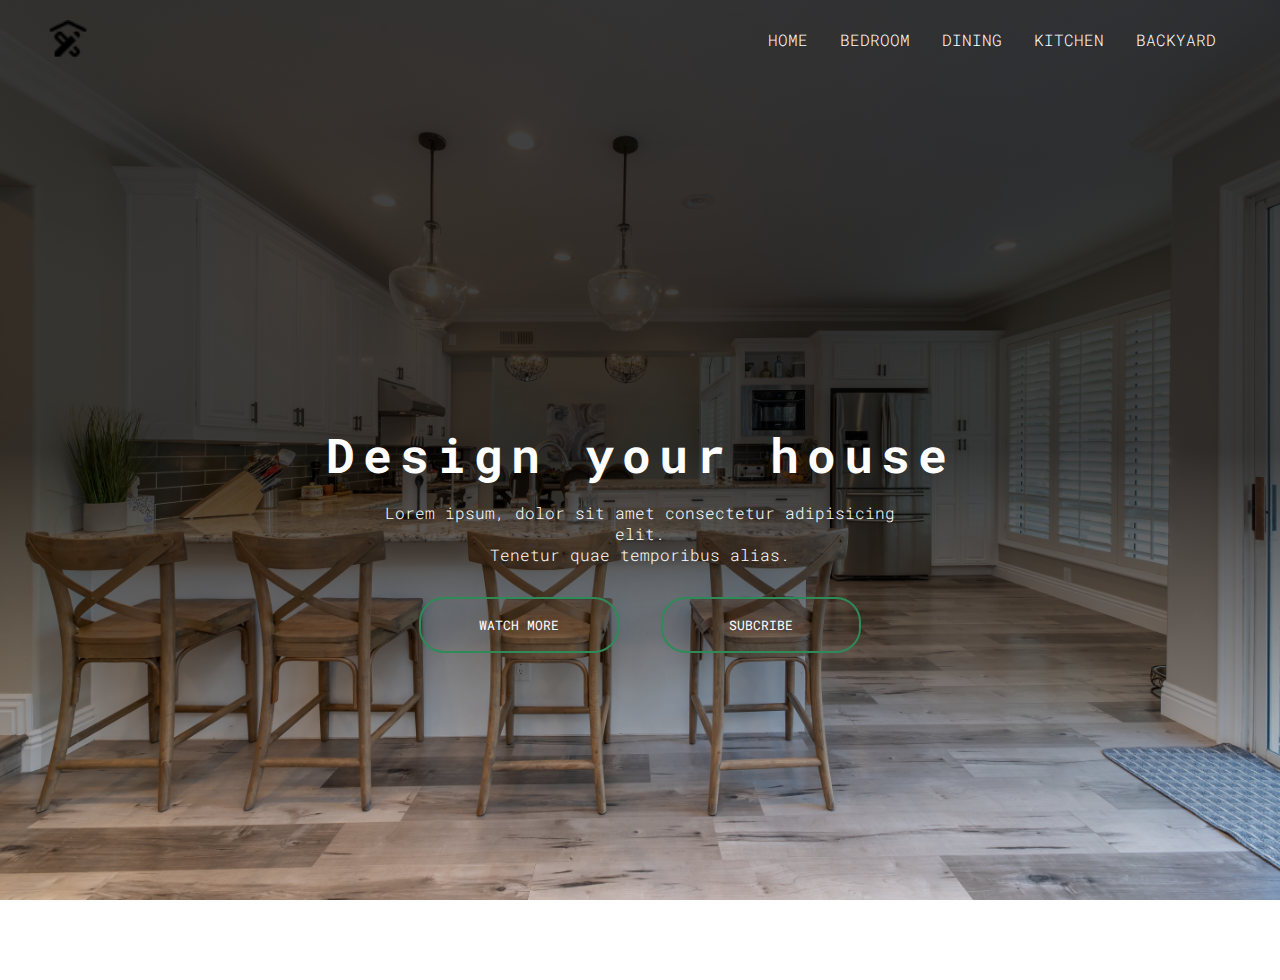
<file: house-design/index.html>
<!DOCTYPE html>
<html lang="en">
  <head>
    <meta charset="UTF-8" />
    <meta name="viewport" content="width=device-width, initial-scale=1.0" />
    <title>Design your house</title>
    <link rel="preconnect" href="https://fonts.googleapis.com" />
    <link rel="preconnect" href="https://fonts.gstatic.com" crossorigin />
    <link
      href="https://fonts.googleapis.com/css2?family=Montserrat:wght@400;500&family=Roboto+Mono:wght@100;500;700&family=Roboto:wght@300&display=swap"
      rel="stylesheet"
    />
    <link rel="stylesheet" href="./resources/css/index.css" />
  </head>
  <body>
    <div class="background">
      <div class="header">
        <div class="logo">
          <img
            src="./resources/images/icons8-interior-design-24.png"
            alt="logo"
          />
        </div>
        <div class="navbar">
          <ul class="navbar__items">
            <li class="navbar__item">Home</li>
            <li class="navbar__item">Bedroom</li>
            <li class="navbar__item">Dining</li>
            <li class="navbar__item">Kitchen</li>
            <li class="navbar__item">Backyard</li>
          </ul>
        </div>
      </div>

      <div class="main">
        <h1>Design your house</h1>
        <p>
          Lorem ipsum, dolor sit amet consectetur adipisicing elit. <br>Tenetur quae
          temporibus alias.</p>
        <div class="main__cta">
          <button type="button"><span></span>Watch more</button>
          <button type="button"><span></span>Subcribe</button>
        </div>
      </div>
    </div>
  </body>
</html>
</file>
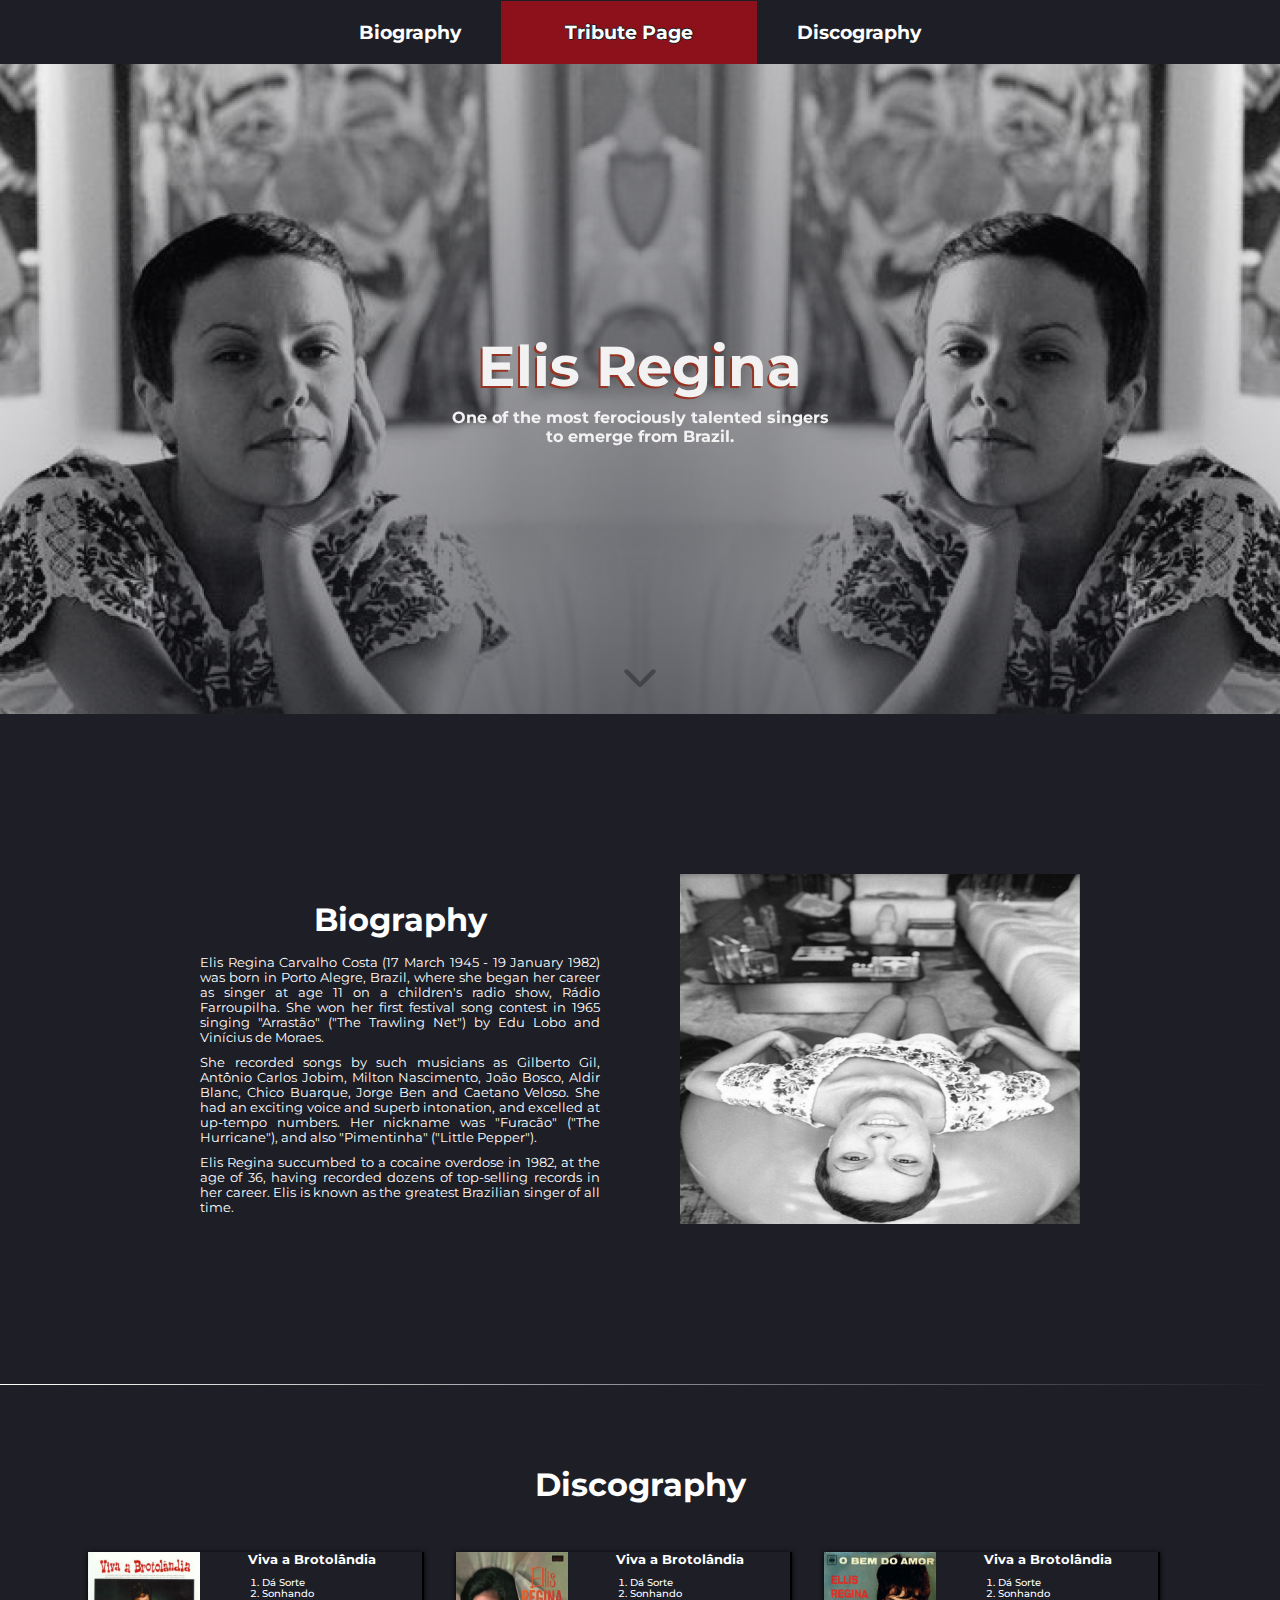
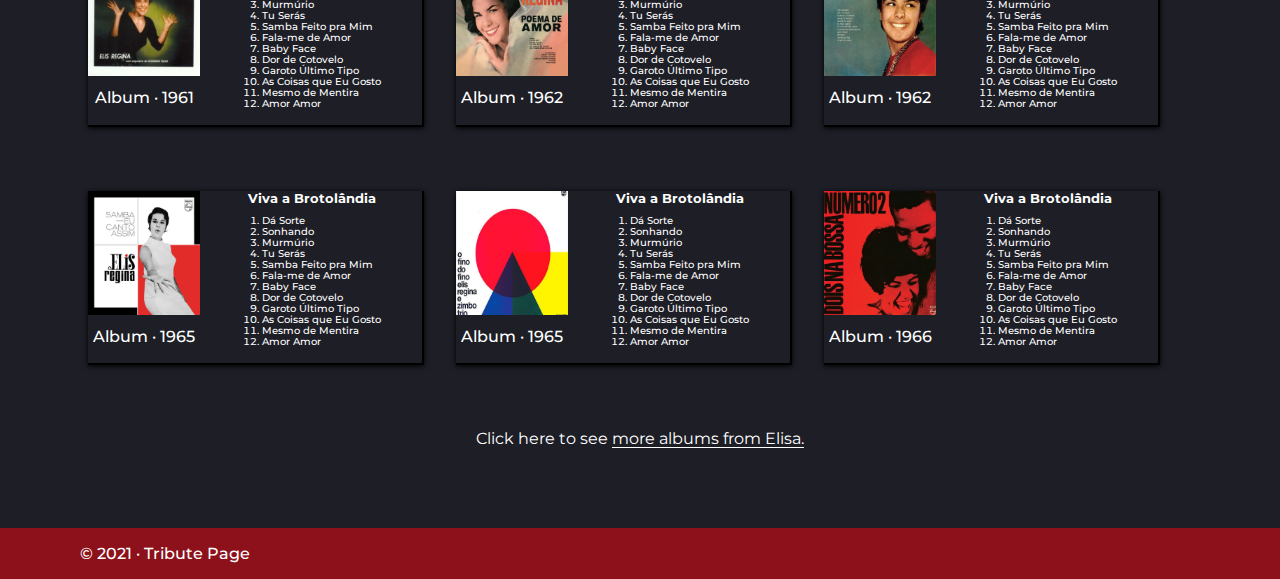
<file: tribute-page/index.html>
<!DOCTYPE html>
<html lang="en">
  <head>
    <meta charset="UTF-8" />
    <meta name="viewport" content="width=device-width, initial-scale=1.0" />
    <title>Tribute Page</title>
    <link rel="preconnect" href="https://fonts.googleapis.com">
<link rel="preconnect" href="https://fonts.gstatic.com" crossorigin>
<link href="https://fonts.googleapis.com/css2?family=Montserrat:wght@400;500&display=swap" rel="stylesheet">
    <link rel="stylesheet" href="./resources/css/index.css" />
  </head>
  <body>
    <header>
      <nav>
        <h3 class="nav__item">Biography</h3>
        <h3 class="nav__item highlighted">Tribute Page</h3>
        <h3 class="nav__item">Discography</h3>
      </nav>
    </header>

    <main>
      <section id="home">
        <div class="main__background-1"></div>
        <div class="main__background-2"></div>
        <div class="main__content">
          <h1>Elis Regina</h1>
          <p>
            One of the most ferociously talented singers to emerge from Brazil.
          </p>
        </div>
        <div class="main__content-arrow"></div>
      </section>

      <section id="biography">
        <div class="biography__content">
          <h1>Biography</h1>
          <p>
            Elis Regina Carvalho Costa (17 March 1945 - 19 January 1982) was
            born in Porto Alegre, Brazil, where she began her career as singer
            at age 11 on a children's radio show, Rádio Farroupilha. She won her
            first festival song contest in 1965 singing "Arrastão" ("The
            Trawling Net") by Edu Lobo and Vinícius de Moraes.
          </p>
          <p>
            She recorded songs by such musicians as Gilberto Gil, Antônio Carlos
            Jobim, Milton Nascimento, João Bosco, Aldir Blanc, Chico Buarque,
            Jorge Ben and Caetano Veloso. She had an exciting voice and superb
            intonation, and excelled at up-tempo numbers. Her nickname was
            "Furacão" ("The Hurricane"), and also "Pimentinha" ("Little
            Pepper").
          </p>
          <p>
            Elis Regina succumbed to a cocaine overdose in 1982, at the age of
            36, having recorded dozens of top-selling records in her career.
            Elis is known as the greatest Brazilian singer of all time.
          </p>
        </div>
        <div class="biography__image">
          <img src="./resources/images/image 4.png" alt="image" />
        </div>
      </section>

      <div id="break-line"></div>

      <section id="discography">
        <h1>Discography</h1>
        <div class="discography__card-list">
            <div class="discography__card-container">
                <div class="discography__card-items">
                    <div class="discography__card-item">
                        <div class="card-item__info">
                            <img src="./resources/images/image 5.png" alt="">
                            <p>Album · 1961</p>
                        </div>
                        <div class="card-item__content">
                            <h3>Viva a Brotolândia</h3>
                            <ol class="card-item__content__list">
                                <li>Dá Sorte</li>
                                <li>Sonhando</li>
                                <li>Murmúrio</li>
                                <li>Tu Serás</li>
                                <li>Samba Feito pra Mim</li>
                                <li>Fala-me de Amor</li>
                                <li>Baby Face</li>
                                <li>Dor de Cotovelo</li>
                                <li>Garoto Último Tipo</li>
                                <li>As Coisas que Eu Gosto</li>
                                <li>Mesmo de Mentira</li>
                                <li>Amor Amor</li>
                            </ol>
                        </div>
                    </div>
                    <div class="discography__card-item">
                        <div class="card-item__info">
                            <img src="./resources/images/image 6.png" alt="">
                            <p>Album · 1962</p>
                        </div>
                        <div class="card-item__content">
                            <h3>Viva a Brotolândia</h3>
                            <ol class="card-item__content__list">
                                <li>Dá Sorte</li>
                                <li>Sonhando</li>
                                <li>Murmúrio</li>
                                <li>Tu Serás</li>
                                <li>Samba Feito pra Mim</li>
                                <li>Fala-me de Amor</li>
                                <li>Baby Face</li>
                                <li>Dor de Cotovelo</li>
                                <li>Garoto Último Tipo</li>
                                <li>As Coisas que Eu Gosto</li>
                                <li>Mesmo de Mentira</li>
                                <li>Amor Amor</li>
                            </ol>
                        </div>
                    </div>
                    <div class="discography__card-item">
                        <div class="card-item__info">
                            <img src="./resources/images/image 7.png" alt="">
                            <p>Album · 1962</p>
                        </div>
                        <div class="card-item__content">
                            <h3>Viva a Brotolândia</h3>
                            <ol class="card-item__content__list">
                                <li>Dá Sorte</li>
                                <li>Sonhando</li>
                                <li>Murmúrio</li>
                                <li>Tu Serás</li>
                                <li>Samba Feito pra Mim</li>
                                <li>Fala-me de Amor</li>
                                <li>Baby Face</li>
                                <li>Dor de Cotovelo</li>
                                <li>Garoto Último Tipo</li>
                                <li>As Coisas que Eu Gosto</li>
                                <li>Mesmo de Mentira</li>
                                <li>Amor Amor</li>
                            </ol>
                        </div>
                    </div>
                </div>
            </div>
            <div class="discography__card-container">
                <div class="discography__card-items">
                    <div class="discography__card-item">
                        <div class="card-item__info">
                            <img src="./resources/images/image 8.png" alt="">
                            <p>Album · 1965</p>
                        </div>
                        <div class="card-item__content">
                            <h3>Viva a Brotolândia</h3>
                            <ol class="card-item__content__list">
                                <li>Dá Sorte</li>
                                <li>Sonhando</li>
                                <li>Murmúrio</li>
                                <li>Tu Serás</li>
                                <li>Samba Feito pra Mim</li>
                                <li>Fala-me de Amor</li>
                                <li>Baby Face</li>
                                <li>Dor de Cotovelo</li>
                                <li>Garoto Último Tipo</li>
                                <li>As Coisas que Eu Gosto</li>
                                <li>Mesmo de Mentira</li>
                                <li>Amor Amor</li>
                            </ol>
                        </div>
                    </div>
                    <div class="discography__card-item">
                        <div class="card-item__info">
                            <img src="./resources/images/image 9.png" alt="">
                            <p>Album · 1965</p>
                        </div>
                        <div class="card-item__content">
                            <h3>Viva a Brotolândia</h3>
                            <ol class="card-item__content__list">
                                <li>Dá Sorte</li>
                                <li>Sonhando</li>
                                <li>Murmúrio</li>
                                <li>Tu Serás</li>
                                <li>Samba Feito pra Mim</li>
                                <li>Fala-me de Amor</li>
                                <li>Baby Face</li>
                                <li>Dor de Cotovelo</li>
                                <li>Garoto Último Tipo</li>
                                <li>As Coisas que Eu Gosto</li>
                                <li>Mesmo de Mentira</li>
                                <li>Amor Amor</li>
                            </ol>
                        </div>
                    </div>
                    <div class="discography__card-item">
                        <div class="card-item__info">
                            <img src="./resources/images/image 10.png" alt="">
                            <p>Album · 1966</p>
                        </div>
                        <div class="card-item__content">
                            <h3>Viva a Brotolândia</h3>
                            <ol class="card-item__content__list">
                                <li>Dá Sorte</li>
                                <li>Sonhando</li>
                                <li>Murmúrio</li>
                                <li>Tu Serás</li>
                                <li>Samba Feito pra Mim</li>
                                <li>Fala-me de Amor</li>
                                <li>Baby Face</li>
                                <li>Dor de Cotovelo</li>
                                <li>Garoto Último Tipo</li>
                                <li>As Coisas que Eu Gosto</li>
                                <li>Mesmo de Mentira</li>
                                <li>Amor Amor</li>
                            </ol>
                        </div>
                    </div>
                </div>
            </div>
        </div>
        <p>Click here to see <a href="#">more albums from Elisa.</a></p>
      </section>
    </main>

    <footer>© 2021 · Tribute Page</footer>
  </body>
</html>
</file>
<file: house-design/resources/css/index.css>
* {
    box-sizing: border-box;
    font-family: 'Roboto Mono', monospace;
    padding: 0;
    margin: 0;
}

html, body {
    width: 100%;
    height: 100vh;
    overflow: hidden;
}

.background {
    background: linear-gradient(to bottom, rgba(0, 0, 0, 0.75), rgb(0, 0, 0, 0.75), transparent), url('../images/pexels-terry-magallanes-2635038.jpg') center / cover no-repeat border-box;
    height: 100%;
    width: 100%;
}

.header {
    display: flex;
    flex-direction: row;
    align-items: center;
    justify-content: space-between;
    color: #fff;
    height: 80px;
    margin: 0 3rem;
}

.logo {
    width: 40px;
    height: 40px;
}

.logo:hover {
    opacity: 0.5;
    cursor: pointer;
}

.logo img {
    width: 100%;
    height: 100%;
}

.navbar__items {
    display: flex;
    justify-content: center;
    align-items: center;
    list-style: none;
    text-transform: uppercase;
}

.navbar__item {
    margin: 0.5rem 1rem;
    font-weight: 300;
    font-size: 1rem;
}

.navbar__item:hover {
    cursor: pointer;
}

.navbar__item::after {
    content: '';
    display: block;
    border-bottom: 2px solid #2E8B57;
    width: 0;
    transition: width 0.5s;
}

.navbar__item:hover::after {
    width: 100%;
}

.main {
    display: flex;
    flex-direction: column;
    justify-content: center;
    align-items: center;
    height: 100%;
    margin: 0 auto;
}

.main h1 {
    color: #fff;
    font-size: 3rem;
    font-weight: 700;
    margin: 1rem auto;
    letter-spacing: 0.5rem;
}

.main p {
    color: #fff;
    font-size: 1rem;
    font-weight: 300;
    text-align: center;
    width: 40%;
    margin-bottom: 2rem;
}

.main__cta button {
    margin: 0 1rem;
    color: #fff;
    padding: 1rem 2rem;
    border: 2px solid #2E8B57;
    border-radius: 25px;
    background-color: transparent;
    text-transform: uppercase;
    width: 200px;
    height: 56px;
    position: relative;
    cursor: pointer;
    overflow: hidden;
    z-index: 1;
}

.main__cta span {
    background-color: #2E8B57;
    border-radius: 25px;
    display: inline-block;
    width: 0;
    height: inherit;
    position: absolute;
    top: 0;
    left: -2px;
    z-index: -1;
    transition: width 0.5s;
}

.main__cta button:hover {
    border: none;
}

.main__cta button:hover span {
    width: inherit;
}
</file>
<file: tribute-page/resources/css/index.css>
* {
  margin: 0;
  padding: 0;
  box-sizing: border-box;
}

body {
  background: #1d1e26;
  font-family: "Montserrat", Helvetica, sans-serif;
  width: 100%;
}

nav {
  display: flex;
  color: #fff;
  align-items: center;
  justify-content: center;
  height: 4rem;
  background: #1d1e26;
}

.nav__item {
  margin: 0 1.25rem;
}

.nav__item:hover {
    cursor: pointer;
    opacity: 0.8;
}

.highlighted {
  background: #8c111b;
  padding: 1.25rem 4rem;
  text-shadow: -1px 0px 0px #1d1e26, 1px 0px 0px #1d1e26, 0px -1px 0px #1d1e26,
    0px 1px 0px #1d1e26;
}

#home {
  width: 100vw;
  height: 650px;
  display: flex;
  flex-direction: row;
  position: relative;
}

.main__background-1,
.main__background-2 {
  background: linear-gradient(45deg, rgba(29, 30, 38, 0.7), transparent),
    url("../images/image\ 3.png") top left/ cover no-repeat;
  height: 100%;
  width: 100%;
}

.main__background-1 {
  transform: rotateY(180deg);
}

.main__content {
  position: absolute;
  top: 50%;
  left: 50%;
  transform: translate(-50%, -50%);
  width: 24rem;
  text-align: center;
  color: #f2f2f2;
  font-weight: bold;
}

.main__content h1 {
  font-size: 3.5rem;
  text-shadow: -2px 2px #963323;
}

.main__content p {
  margin-top: 0.5rem;
}

.main__content-arrow {
  position: absolute;
  bottom: 3%;
  left: 50%;
  transform: translate(-50%, -3%);
  width: 36px;
  height: 36px;
  background: url("../images/chevron-down-solid.svg");
  filter: opacity(30%);
}

#biography {
  display: flex;
  padding: 10rem;
  flex-wrap: nowrap;
  justify-content: center;
  align-items: center;
}

.biography__content {
  margin-right: 5rem;
  min-width: 400px;
}

.biography__content h1 {
  color: #fff;
  font-weight: bolder;
  font-size: 2rem;
  text-align: center;
  margin: 1rem 0;
}

.biography__content p {
  color: #fff;
  font-size: 0.8rem;
  text-align: justify;
  max-width: 400px;
}

.biography__content p + p {
  margin-top: 10px;
}

.biography__image {
  width: 75%;
  height: 350px;
  min-width: 300px;
  max-width: 400px;
}

.biography__image img {
  width: 100%;
  height: 100%;
}

#break-line {
    height: 1px;
    background-image: linear-gradient(to right, #fff, transparent);
}

#discography {
  padding: 5rem;
  width: 100vw;
}

#discography h1 {
  margin-bottom: 3rem;
  text-align: center;
  font-weight: bolder;
  font-size: 2rem;
  color: #fff;
}

.discography__card-list {
  display: flex;
  flex-wrap: wrap;
  flex-direction: column;
  justify-content: center;
  align-items: center;
  width: 100%;
}

.discography__card-container {
  margin-bottom: 4rem;
  width: 100%;
}

.discography__card-items {
  display: flex;
  flex-direction: row;
  justify-content: center;
  align-items: center;
}

.discography__card-item {
  width: 30%;
  display: flex;
  margin-right: 2rem;
  padding-bottom: 1rem;
  border-bottom: 2px solid;
  border-right: 2px solid;
  box-shadow: 0px 1px 5px black;
}

.discography__card-item:hover {
    opacity: 0.8;
    cursor: pointer;
}

.card-item__info {
  margin-right: 3rem;
  width: 124px;
  height: 124px;
  min-height: 100px;
  min-height: 100px;
}

.card-item__info img {
    width: 100%;
    height: 100%;
}

.card-item__info p {
    color: #fff;
    font-size: 0.75rem;
    text-align: center;
    font-weight: 500;
    margin-top: 0.5rem;
}

.card-item__content {
    color: #fff;
    width: 12rem;
}

.card-item__content h3 {
    font-size: 0.8rem;
}

.card-item__content__list {
    margin-top: 0.6rem;
    padding-left: 0.85rem;
}

.card-item__content__list li {
    font-size: 0.6rem;
    font-weight: 500;
}

#discography p {
    color: #fff;
    text-align: center;
    font-size: 1rem;
}

#discography a {
    color: #fff;
    text-underline-offset: 3px;
}

#discography a:hover {
    opacity: 0.8;
}

footer {
    background: #8C111B;
    color: #fff;
    padding: 1rem 1rem 1rem 5rem;
    font-weight: 500;
}
</file>
